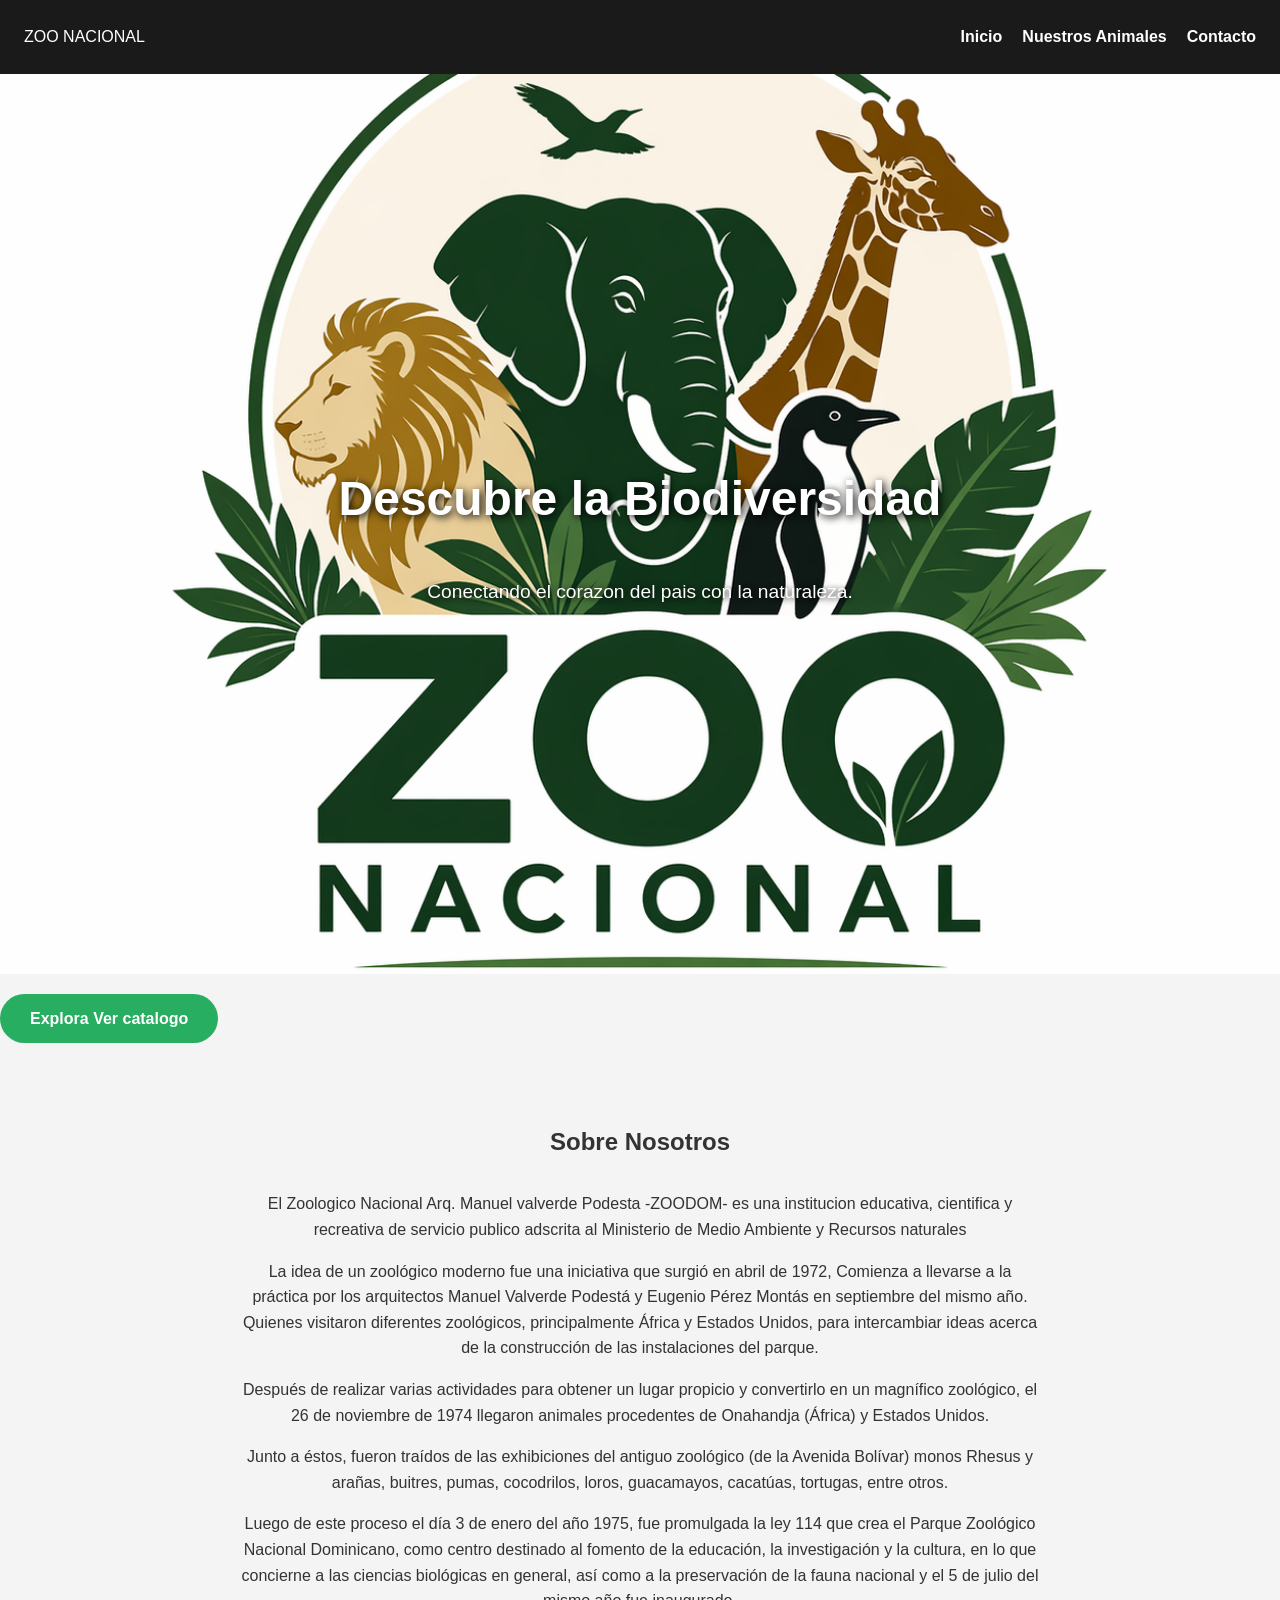
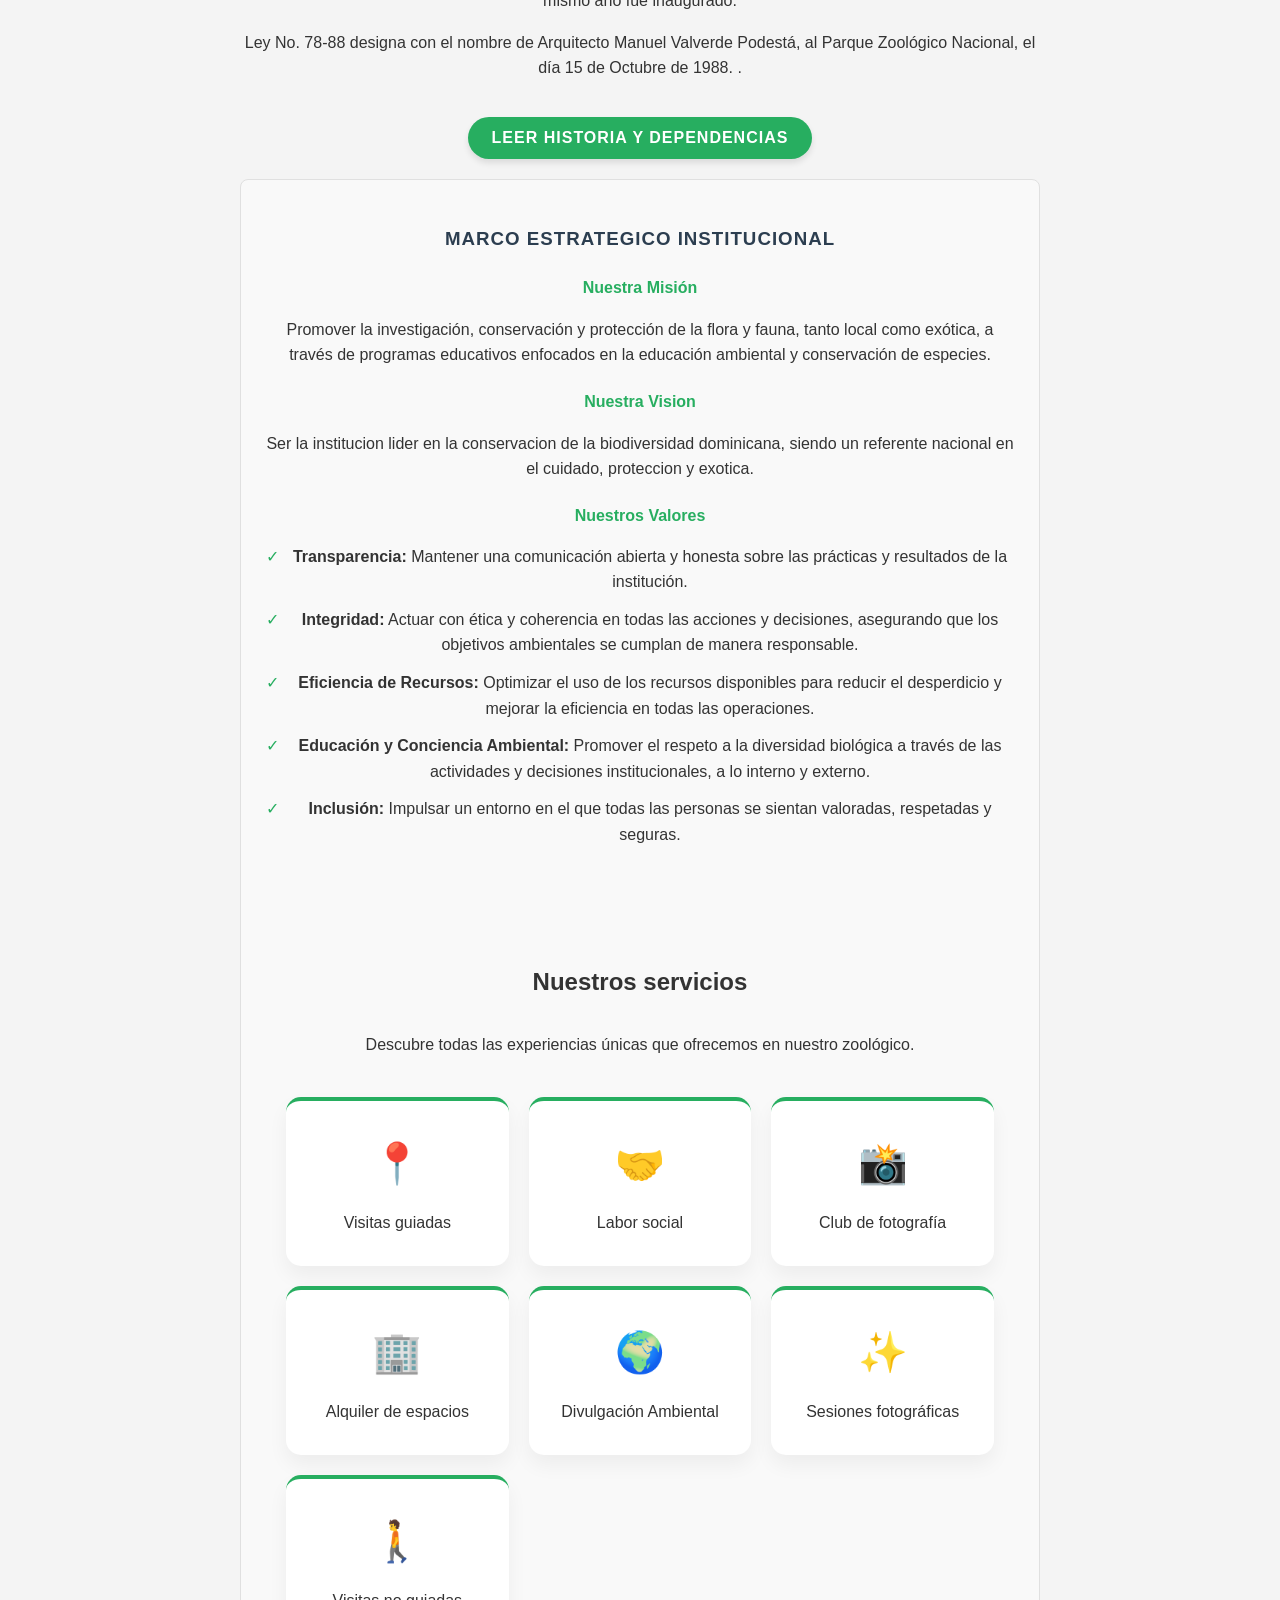
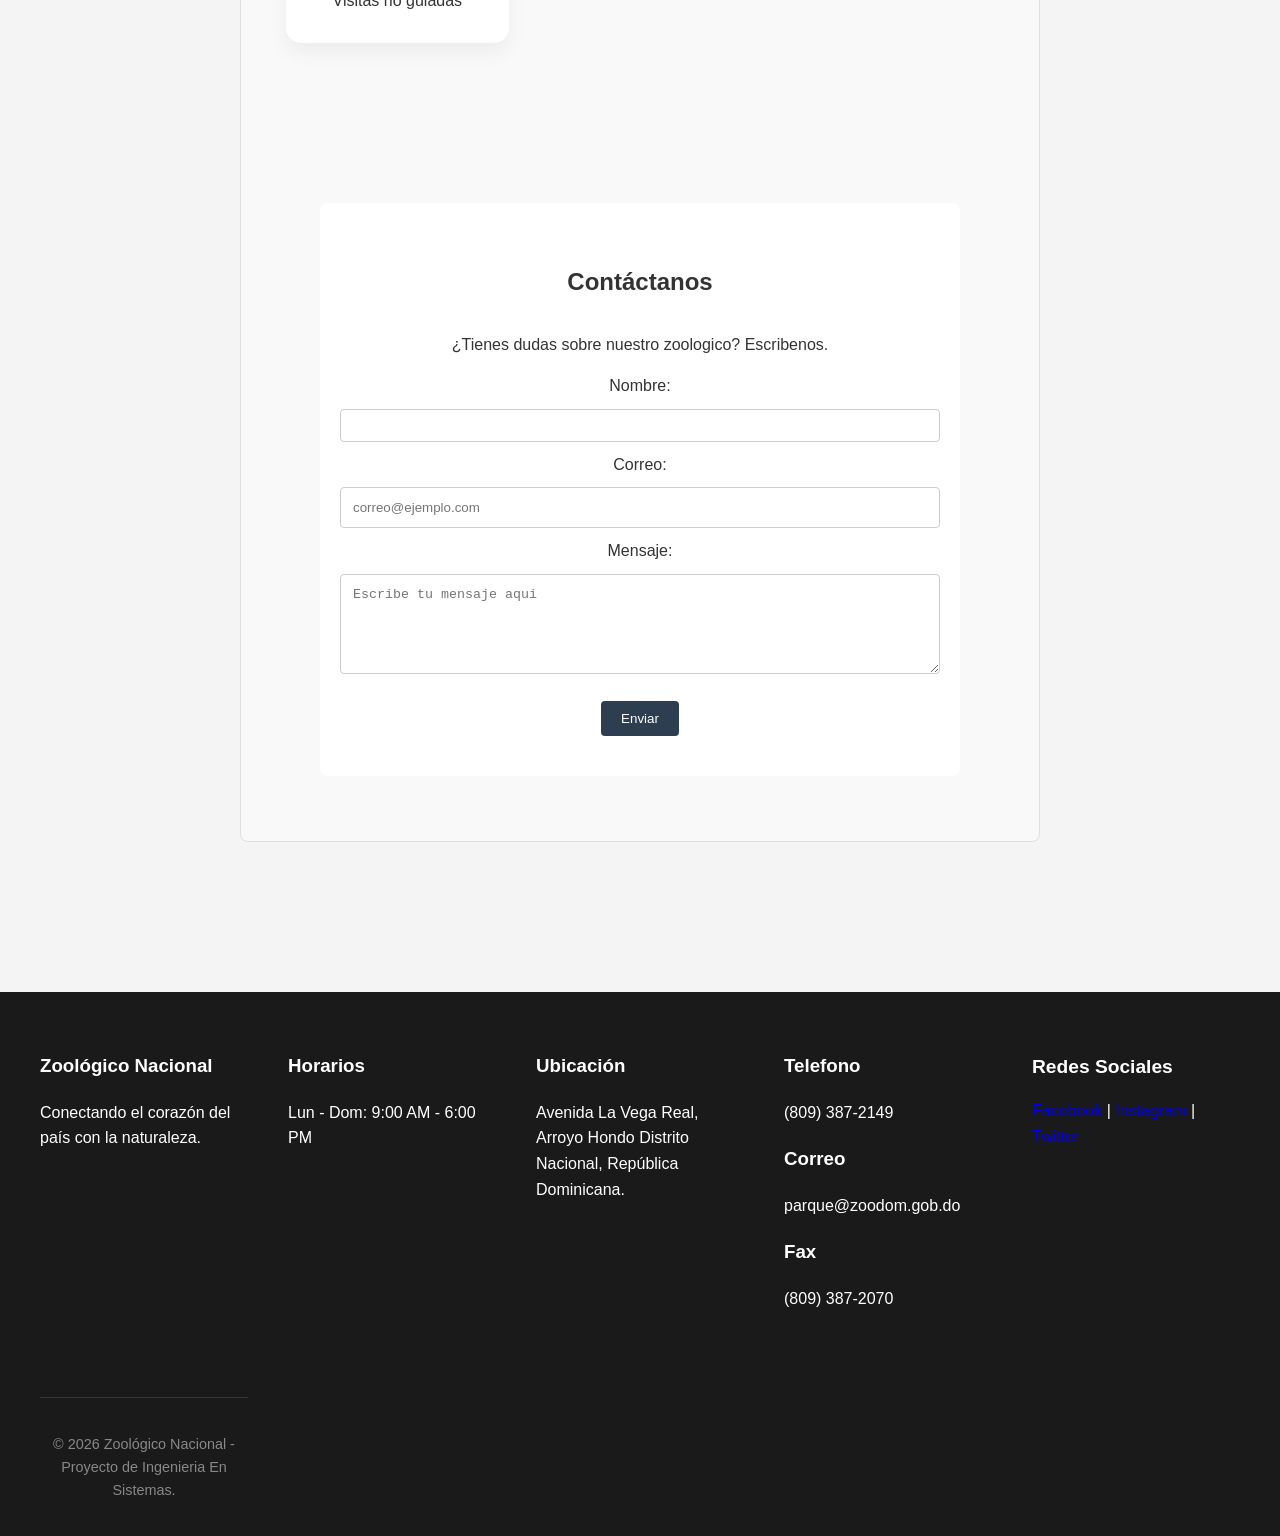
<file: index.html>
<!DOCTYPE html> 
<html lang="es"> 
<head> 
   <meta charset="UTF-8"> 
   <meta name="viewport" content="width=device-width, initial-scale=1.0"> 
   <title>Zoologico Nacional | Bienvenidos</title> 
   <link rel="stylesheet" href="estilos.css"> 
</head> 
<body> 
   <header> 
         <div class="logo">ZOO NACIONAL</div>
       <nav> 
           <ul> 
               <li><a href="index.html">Inicio</a></li> 
               <li><a href="animales.html">Nuestros Animales</a></li> 
               <li><a href="#contacto">Contacto</a></li> 
           </ul> 
       </nav> 
   </header> 
   <main> 
       <section class="hero"> 
          <div class="contenido-hero">  
           <h1>Descubre la Biodiversidad</h1> 
           <p>Conectando el corazon del pais con la naturaleza.</p> </section> 
           <a href="animales.html" class= "btn-hero" >Explora Ver catalogo</a>
         </div>   
     </section>
         <section id="sobre nosotros" class="seccion-nosotros"> 
           <h2>Sobre Nosotros</h2> 
            <p>El Zoologico Nacional Arq. Manuel valverde Podesta -ZOODOM- es una institucion educativa, cientifica y recreativa de servicio publico adscrita al Ministerio de Medio Ambiente y Recursos naturales</p>

             <p> La idea de un zoológico moderno fue una iniciativa que surgió en abril de 1972, Comienza a llevarse a la práctica por los arquitectos Manuel Valverde Podestá y Eugenio Pérez Montás en septiembre del mismo año. Quienes visitaron diferentes zoológicos, principalmente África y Estados Unidos, para intercambiar ideas acerca de la construcción de las instalaciones del parque. <p>

             <p>Después de realizar varias actividades para obtener un lugar propicio y convertirlo en un magnífico zoológico, el 26 de noviembre de 1974 llegaron animales procedentes de Onahandja (África) y Estados Unidos. <p>

             <p>Junto a éstos, fueron traídos de las exhibiciones del antiguo zoológico (de la Avenida Bolívar) monos Rhesus y arañas, buitres, pumas, cocodrilos, loros, guacamayos, cacatúas, tortugas, entre otros. <p>

             <p>Luego de este proceso el día 3 de enero del año 1975, fue promulgada la ley 114 que crea el Parque Zoológico Nacional Dominicano, como centro destinado al fomento de la educación, la investigación y la cultura, en lo que concierne a las ciencias biológicas en general, así como a la preservación de la fauna nacional y el 5 de julio del mismo año fue inaugurado. <p>

             <p>Ley No. 78-88 designa con el nombre de Arquitecto Manuel Valverde Podestá, al Parque Zoológico Nacional, el día 15 de Octubre de 1988. .</p>
    <div> 
        <div class="bloque-historia">
    <button onclick="toggleHistoria()" id="btn-historia">Leer Historia y Dependencias</button>
    
    <div id="historia-completa" style="display: none; margin-top: 20px; text-align: left; padding: 20px; background: #f9f9f9; border-radius: 8px;">
        <h3>Nuestra Historia</h3>
        <p>El Parque Zoológico Nacional de la República Dominicana (ZOODOM) surge como una necesidad educativa para el país. La idea de un zoológico moderno fue una iniciativa que surgió en abril de 1972...</p>
        <p>Después de realizar varias actividades, el 26 de noviembre de 1974 llegaron animales procedentes de Onahandja (África) y Estados Unidos, uniéndose a los que ya estaban en el antiguo zoológico de la Avenida Bolívar.</p>
        <p>El 3 de enero de 1975 fue promulgada la ley 114 que crea el Parque, inaugurándose el 5 de julio de ese mismo año. Finalmente, la Ley No. 78-88 designó el parque con el nombre de "Arquitecto Manuel Valverde Podestá" el 15 de octubre de 1988.</p>

        <h3>Dependencias</h3>
        <p>El Zoológico fue construido en 1975 bajo la ley 114, con la misión de promover la educación y la investigación en ciencias biológicas y la preservación de la fauna nacional.</p>
        <p>El ZOODOM es una dependencia del Ministerio de Medio Ambiente, cuya ley 64-00 prevé este tipo de organismo para la sostenibilidad de los recursos naturales que son, a fin de cuentas, recursos de todos los dominicanos que debemos cuidar y proteger.</p>
    </div>
</div>
    <div class="bloque-marco-estrategico"> <h3>MARCO ESTRATEGICO INSTITUCIONAL</h3>
        <div class="contenido-Mision"> 
        <h4>Nuestra Misión</h4>
            <p>  Promover la investigación, conservación y protección de la flora y fauna, tanto local como exótica, a través de programas educativos enfocados en la educación ambiental y conservación de especies. </p>
        </div>
        <section>
         <div class="contenido-Vision"> 
        <h4>Nuestra Vision</h4>
            <p>Ser la institucion lider en la conservacion de la biodiversidad dominicana, siendo un referente nacional en el cuidado, proteccion y exotica.</p>
            <h4>Nuestros Valores</h4>
        <ul class="lista-valores">
            <li><strong>Transparencia:</strong> Mantener una comunicación abierta y honesta sobre las prácticas y resultados de la institución.</li>
            <li><strong>Integridad:</strong> Actuar con ética y coherencia en todas las acciones y decisiones, asegurando que los objetivos ambientales se cumplan de manera responsable.</li>
            <li><strong>Eficiencia de Recursos:</strong> Optimizar el uso de los recursos disponibles para reducir el desperdicio y mejorar la eficiencia en todas las operaciones.</li>
            <li><strong>Educación y Conciencia Ambiental:</strong> Promover el respeto a la diversidad biológica a través de las actividades y decisiones institucionales, a lo interno y externo.</li>
            <li><strong>Inclusión:</strong> Impulsar un entorno en el que todas las personas se sientan valoradas, respetadas y seguras.</li>
        </ul>
        </div>
        <section id="servicios" class="seccion-servicios">
            <h2>Nuestros servicios</h2>
            <p class="subtitulo">Descubre todas las experiencias únicas que ofrecemos en nuestro zoológico.</p>
          <div class="contenedor-tarjetas">
        <div class="tarjeta"><span>📍</span> Visitas guiadas</div>
        <div class="tarjeta"><span>🤝</span> Labor social</div>
        <div class="tarjeta"><span>📸</span> Club de fotografía</div>
        <div class="tarjeta"><span>🏢</span> Alquiler de espacios</div>
        <div class="tarjeta"><span>🌍</span> Divulgación Ambiental</div>
        <div class="tarjeta"><span>✨</span> Sesiones fotográficas</div>
        <div class="tarjeta"><span>🚶</span> Visitas no guiadas</div>
    </div>
        </section>

 <section id="contacto" style="padding: 40px 20px; background: #fff;">
    <h2>Contáctanos</h2>
    <p>¿Tienes dudas sobre nuestro zoologico? Escribenos. </p>

    <form id="Form-contacto">
        <label for="nombre">Nombre:</label><br>
        <input type="text" id="nombre" name="nombre" required style="width: 100%; padding: 8px; margin-bottom: 10px;"><br>
        <label for="email">Correo:</label>
        <input type="email" id="email" name="email" required placeholder="correo@ejemplo.com">
        <label for="Mensaje">Mensaje:</label><br>
        <textarea id="mensaje" 
        name="mensaje"required placeholder="Escribe tu mensaje aqui"  required style="width: 100%; height: 100px;"></textarea><br>
        <button type="submit" class="btn-detalles">Enviar</button>
    </form>
</section>
 </main>  
 <footer>
    <div class="footer-content">
        <div class="footer-columna">
            <h3>Zoológico Nacional</h3>
            <p>Conectando el corazón del país con la naturaleza.</p>
        </div>
        <div class="footer-columna">
            <h3>Horarios</h3>
            <p>Lun - Dom: 9:00 AM - 6:00 PM</p>
        </div>
        <div class="footer-columna">
            <h3>Ubicación</h3>
            <p>Avenida La Vega Real, Arroyo Hondo Distrito Nacional, República Dominicana.</p>
        </div>
        <div class="footer-columna">
            <h3>Telefono</h3>
            <p>(809) 387-2149</p>
            <h3>Correo</h3>
            <p>parque@zoodom.gob.do</p>
            <h3>Fax</h3>
            <p>(809) 387-2070</p>
        </div>
<div class="footer-section"> 
            <h3>Redes Sociales</h3>
            <p><a href="https://www.facebook.com/zoodom" target="_blank">Facebook</a> | <a href="https://www.instagram.com/zoodom" target="_blank">Instagram</a> | <a href="https://twitter.com/zoodom" target="_blank">Twitter</a></p>
</div>
       
    <div class="footer-bottom">
        <p>&copy; 2026 Zoológico Nacional - Proyecto de Ingenieria En Sistemas.</p>
    </div>
 </footer>
 <script src="scripts.js"></script>
 <script>
    function toggleHistoria() {
        var historia = document.getElementById("historia-completa");
        var boton = document.getElementById("btn-historia");
        
        if (historia.style.display === "none") {
            historia.style.display = "block";
            boton.innerText = "Ocultar Historia";
        } else {
            historia.style.display = "none";
            boton.innerText = "Leer Historia Completa";
        }
    }
</script>
</body> 
</html>
</file>
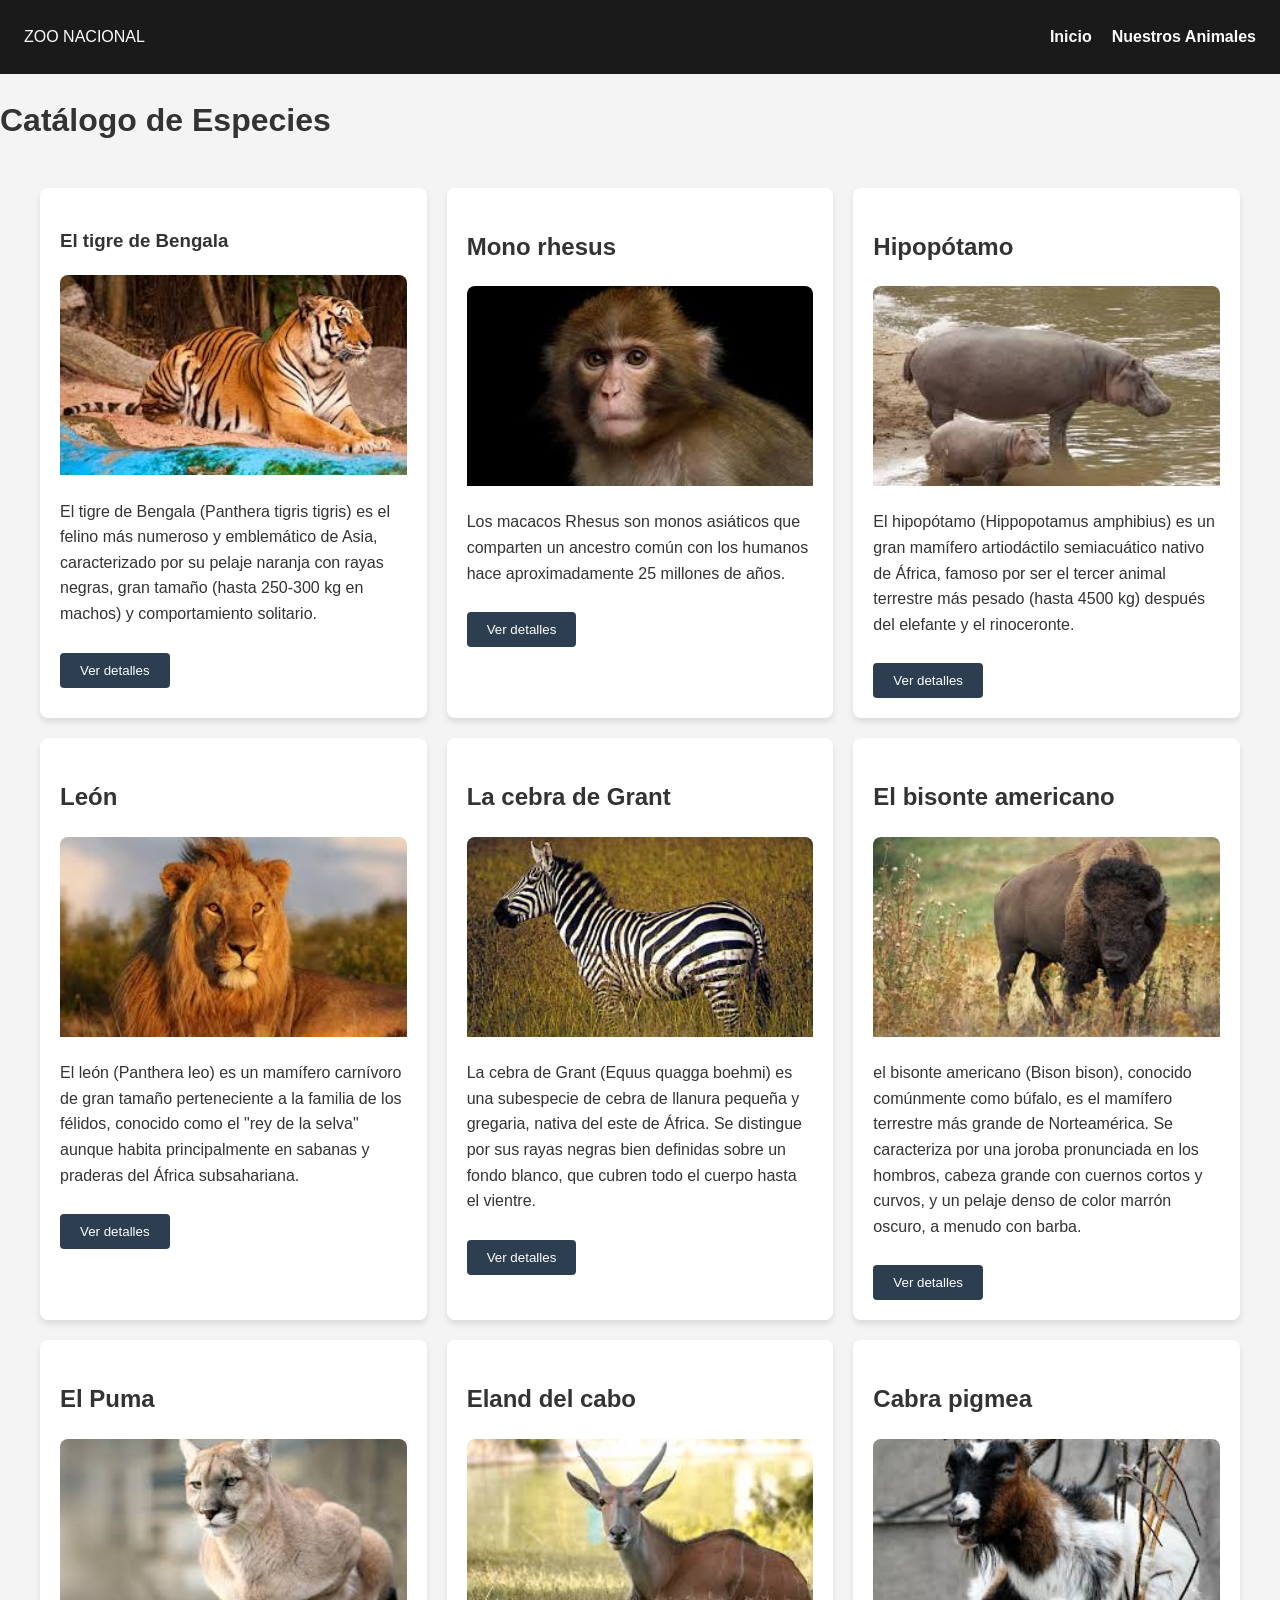
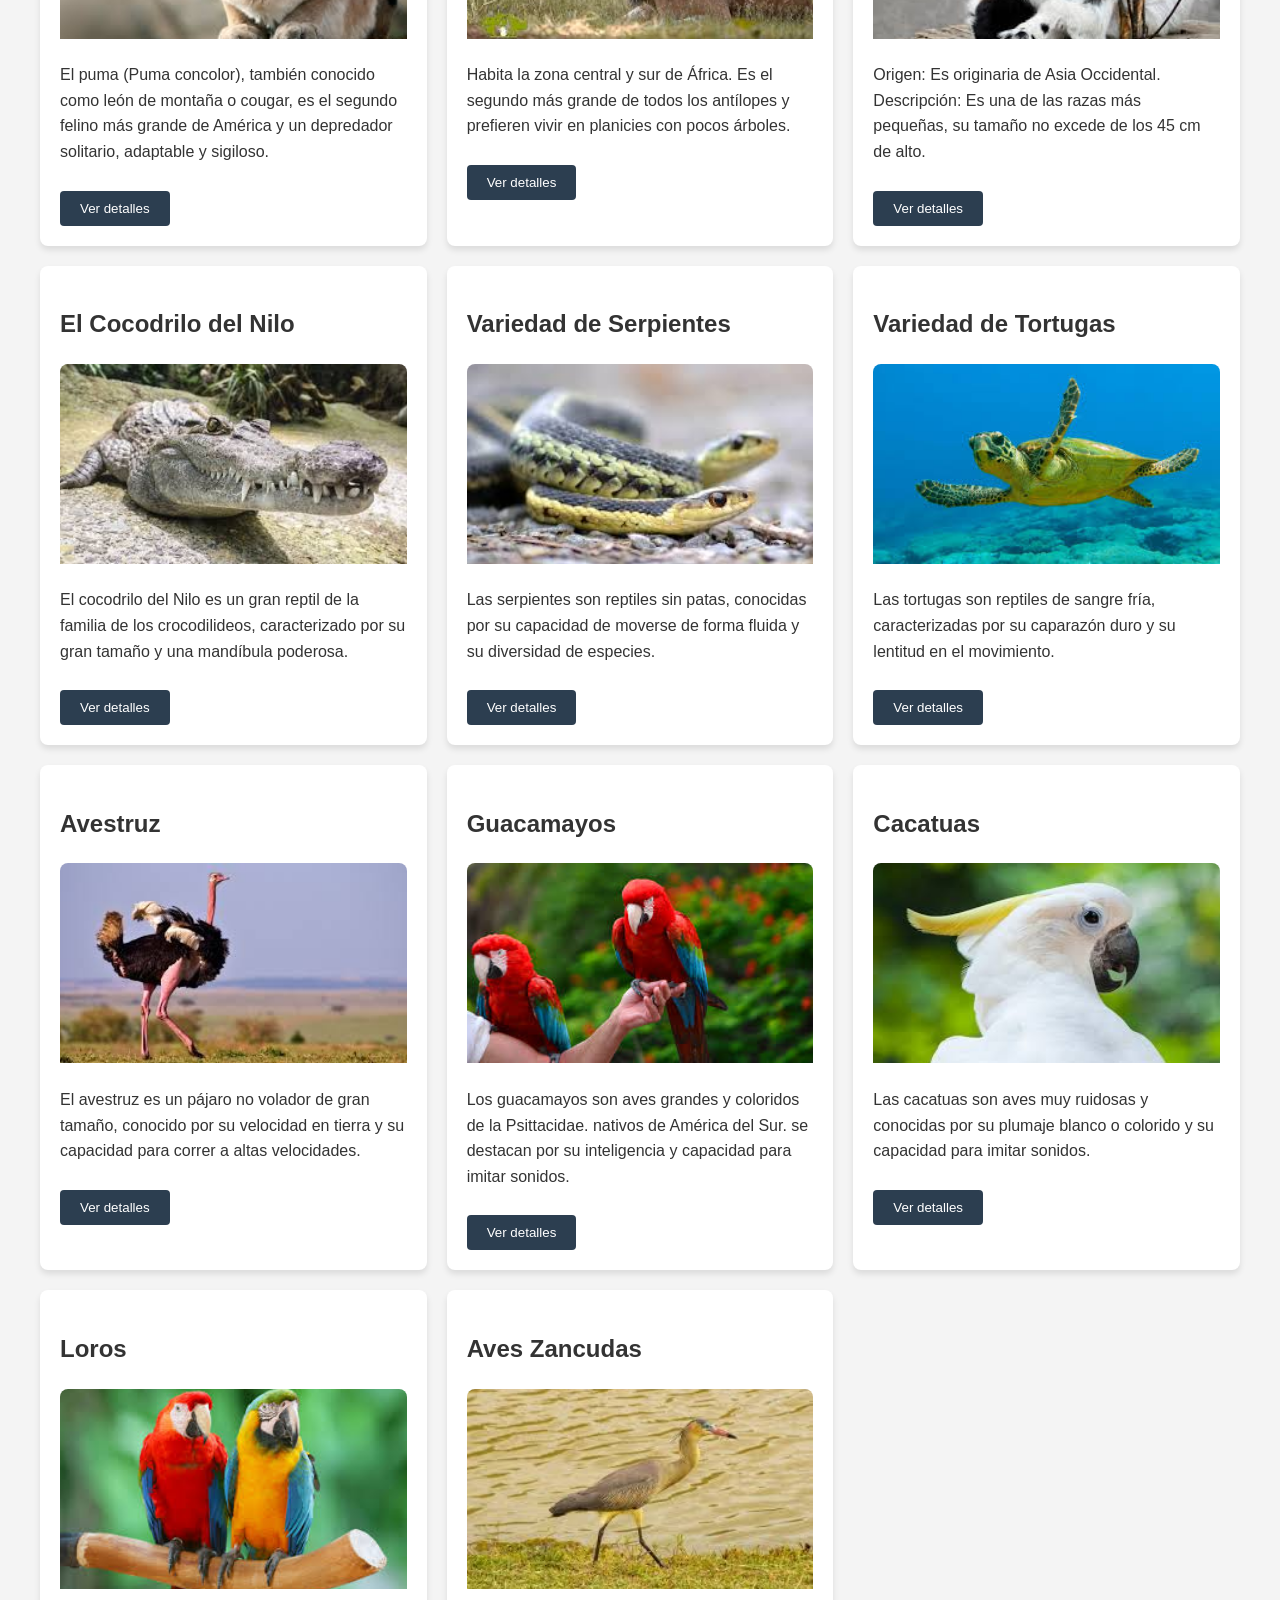
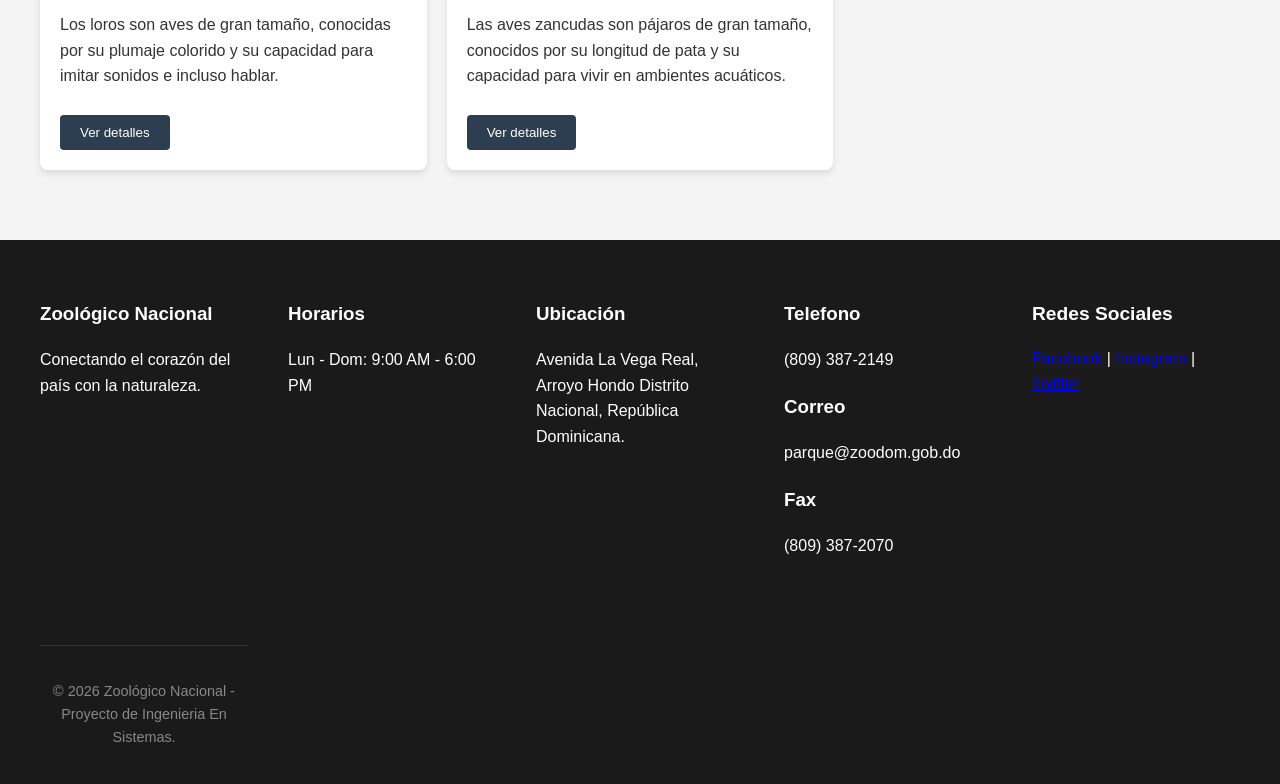
<file: animales.html>
<!DOCTYPE html>
<html lang="es">
<head>
    <meta charset="UTF-8">
     <meta name="viewport" content="width=device-width, initial-scale=1.0"> 
    <title>Nuestros Animales | Zoológico Nacional</title>
    <link rel="stylesheet" href="estilos.css">
</head>
<body>
    <header>
        <div class="logo">ZOO NACIONAL</div>
        <nav>
            <ul>
                <li><a href="index.html">Inicio</a></li>
                <li><a href="animales.html">Nuestros Animales</a></li>
            </ul>
        </nav>
    </header>

    <main>
        <h1>Catálogo de Especies</h1>
        <div class="contenedor-animales">  
            <article class="ficha">
    <h3>El tigre de Bengala</h3>            
    <img src="img/tigrebengala.jpg" alt="El tigre de Bengala">
    <p>El tigre de Bengala (Panthera tigris tigris) es el felino más numeroso y emblemático de
Asia, caracterizado por su pelaje naranja con rayas negras, gran tamaño (hasta 250-300
kg en machos) y comportamiento solitario.</p>
    <button class="btn-detalles" onclick="alert('Más información próximamente')">Ver detalles</button>
            </article>
              <article class="ficha">
                <h2>Mono rhesus</h2>
                <img src="img/monorhesus.jpg" alt="Mono rhesus">
                <p>Los macacos Rhesus son monos asiáticos que comparten un ancestro común con los humanos hace aproximadamente 25 millones de años.</p>
                 <button class="btn-detalles" onclick="alert('Más información próximamente')">Ver detalles</button>
            </article>
            <article class="ficha">
                <h2>Hipopótamo</h2>
                <img src="img/hipopotamo.jpg" alt="Hipopótamo">
                <p>El hipopótamo (Hippopotamus amphibius) es un gran mamífero artiodáctilo semiacuático nativo de África, famoso por ser el tercer animal terrestre más pesado (hasta 4500 kg) después del elefante y el rinoceronte.</p>
                 <button class="btn-detalles" onclick="alert('Más información próximamente')">Ver detalles</button>
            </article>
            <article class="ficha">
                <h2>León</h2>
                <img src="img/leon.jpg" alt="León">
                <p>El león (Panthera leo) es un mamífero carnívoro de gran tamaño perteneciente a la familia de los félidos, conocido como el "rey de la selva" aunque habita principalmente en sabanas y praderas del África subsahariana.</p>
                 <button class="btn-detalles" onclick="alert('Más información próximamente')">Ver detalles</button>
            </article>
            <article class="ficha">
                <h2>La cebra de Grant</h2>
                <img src="img/cebra.jpg" alt="Cebra de Grant">
                <p>La cebra de Grant (Equus quagga boehmi) es una subespecie de cebra de llanura pequeña y gregaria, nativa del este de África. Se distingue por sus rayas negras bien definidas sobre un fondo blanco, que cubren todo el cuerpo hasta el vientre.</p>
                 <button class="btn-detalles" onclick="alert('Más información próximamente')">Ver detalles</button>
            </article>
            <article class="ficha">
                <h2>El bisonte americano</h2>
                <img src="img/bisonte.jpg" alt="Bisonte americano">
                <p>el bisonte americano (Bison bison), conocido comúnmente como búfalo, es el mamífero terrestre más grande de Norteamérica. Se caracteriza por una joroba pronunciada en los hombros, cabeza grande con cuernos cortos y curvos, y un pelaje denso de color marrón oscuro, a menudo con barba.</p>
                 <button class="btn-detalles" onclick="alert('Más información próximamente')">Ver detalles</button>
            </article>
            <article class="ficha">
                <h2>El Puma</h2>
                <img src="img/puma.jpg" alt="Puma">
                <p>El puma (Puma concolor), también conocido como león de montaña o cougar, es el segundo felino más grande de América y un depredador solitario, adaptable y sigiloso.</p>
                 <button class="btn-detalles" onclick="alert('Más información próximamente')">Ver detalles</button>
            </article>
            <article class="ficha">
                <h2>Eland del cabo</h2>
                <img src="img/eland.jpg" alt="Eland del cabo">
                <p>Habita la zona central y sur de África. Es el segundo más grande de todos los antílopes y prefieren vivir en planicies con pocos árboles.</p>
                 <button class="btn-detalles" onclick="alert('Más información próximamente')">Ver detalles</button>
            </article>
            <article class="ficha">
                <h2>Cabra pigmea</h2>
                <img src="img/cabra.jpg" alt="Cabra pigmea">
                <p>Origen: Es originaria de Asia Occidental. Descripción: Es una de las razas más pequeñas, su tamaño no excede de los 45 cm de alto.</p>
                 <button class="btn-detalles" onclick="alert('Más información próximamente')">Ver detalles</button>
            </article>
            <article class="ficha">
                <h2>El Cocodrilo del Nilo</h2>
                <img src="img/cocodrilo.jpg" alt="Cocodrilo del Nilo">
                <p>El cocodrilo del Nilo es un gran reptil de la familia de los crocodilideos, caracterizado por su gran tamaño y una mandíbula poderosa.</p>
                 <button class="btn-detalles" onclick="alert('Más información próximamente')">Ver detalles</button>
            </article>
            <article class="ficha">
                <h2>Variedad de Serpientes</h2>
                <img src="img/serpientes.jpg" alt="Serpiente">
                <p>Las serpientes son reptiles sin patas, conocidas por su capacidad de moverse de forma fluida y su diversidad de especies.</p>
                 <button class="btn-detalles" onclick="alert('Más información próximamente')">Ver detalles</button>
            </article>
            <article class="ficha">
                <h2>Variedad de Tortugas</h2>
                <img src="img/tortugas.jpg" alt="Tortuga">
                <p>Las tortugas son reptiles de sangre fría, caracterizadas por su caparazón duro y su lentitud en el movimiento.</p>
                 <button class="btn-detalles" onclick="alert('Más información próximamente')">Ver detalles</button>
            </article>
            <article class="ficha">
                <h2>Avestruz</h2>
                <img src="img/avestruz.jpg" alt="Avestruz">
                <p>El avestruz es un pájaro no volador de gran tamaño, conocido por su velocidad en tierra y su capacidad para correr a altas velocidades.</p>
                 <button class="btn-detalles" onclick="alert('Más información próximamente')">Ver detalles</button>
            </article>
            <article class="ficha">
                <h2>Guacamayos</h2>
                <img src="img/guacamayo.jpg" alt="Guacamayo">
                <p>Los guacamayos son aves grandes y coloridos de la Psittacidae. nativos de América del Sur. se destacan por su inteligencia y capacidad para imitar sonidos.</p>
                 <button class="btn-detalles" onclick="alert('Más información próximamente')">Ver detalles</button>
            </article>
            <article class="ficha">
                <h2>Cacatuas</h2>
                <img src="img/cacatua.jpg" alt="Cacatua">
                <p>Las cacatuas son aves muy ruidosas y conocidas por su plumaje blanco o colorido y su capacidad para imitar sonidos.</p>
                 <button class="btn-detalles" onclick="alert('Más información próximamente')">Ver detalles</button>
            </article>
            <article class="ficha">
                <h2>Loros</h2>
                <img src="img/loros.jpg" alt="Loro">
                <p>Los loros son aves de gran tamaño, conocidas por su plumaje colorido y su capacidad para imitar sonidos e incluso hablar.</p>
                 <button class="btn-detalles" onclick="alert('Más información próximamente')">Ver detalles</button>
            </article>
            <article class="ficha">
                <h2>Aves Zancudas</h2>
                <img src="img/zanducas.jpg" alt="Zancuda">
                <p>Las aves zancudas son pájaros de gran tamaño, conocidos por su longitud de pata y su capacidad para vivir en ambientes acuáticos.</p>
                 <button class="btn-detalles" onclick="alert('Más información próximamente')">Ver detalles</button>
            </article>
        </div>
    </main>
    <footer>
    <div class="footer-content">
        <div class="footer-columna">
            <h3>Zoológico Nacional</h3>
            <p>Conectando el corazón del país con la naturaleza.</p>
        </div>
        <div class="footer-columna">
            <h3>Horarios</h3>
            <p>Lun - Dom: 9:00 AM - 6:00 PM</p>
        </div>
        <div class="footer-columna">
            <h3>Ubicación</h3>
            <p>Avenida La Vega Real, Arroyo Hondo Distrito Nacional, República Dominicana.</p>
        </div>
        <div class="footer-columna">
            <h3>Telefono</h3>
            <p>(809) 387-2149</p>
            <h3>Correo</h3>
            <p>parque@zoodom.gob.do</p>
            <h3>Fax</h3>
            <p>(809) 387-2070</p>
        </div>
<div class="footer-section"> 
            <h3>Redes Sociales</h3>
            <p><a href="https://www.facebook.com/zoodom" target="_blank">Facebook</a> | <a href="https://www.instagram.com/zoodom" target="_blank">Instagram</a> | <a href="https://twitter.com/zoodom" target="_blank">Twitter</a></p>
</div>
       
    <div class="footer-bottom">
        <p>&copy; 2026 Zoológico Nacional - Proyecto de Ingenieria En Sistemas.</p>
    </div>
 </footer>
</body>
</html>
</file>
<file: estilos.css>
/* Configuraci�n b�sica para un look limpio */ 
html, body {
    height: 100%;
    margin: 0;
    padding: 0;
    box-sizing: border-box;
}
body { 
    font-family: 'Segoe UI', Tahoma, Verdana, Geneva, Tahoma, sans-serif, Verdana, sans-serif;
    margin: 0;
    padding: 0;
    line-height: 1.6;
    color: #333;

    display: flex;
    flex-direction: column;
    min-height: 100vh;
    background-color: #f4f4f4;
}
nav ul { 
    list-style: none; 
    margin: 0; 
    padding: 0; 
    display: flex; 
    } 

nav ul li { 
    margin-left: 20px; 
} 

nav a { 
    color: white; 
    text-decoration: none; 
    font-weight: bold; 
} 

.hero { 
    height: 100vh;
    display: flex;
    justify-content: center;
    align-items: center;
    text-align: center; 
    background: linear-gradient(
        rgba(0, 0, 0, 0.6), 
        rgba(0, 0, 0, 0.6) 
        );
 background-image: url(img/portada.png);
background-size:cover;
background-position:center;
color:white;
}
.contenido-hero {
    display: flex;
    flex-direction: column;
    align-items: center;
    gap: 10px;
    padding: 20px;
}
.imagen-hero {
    width: 110px;
    height: auto;
    margin-bottom: 10px;

    background: white;
    padding: 10px;
    border-radius: 50%;
    box-shadow: 0 4px 6px rgba(0,0,0,2.1);
}   
.contenido-hero h1 {
    font-size: 3rem;
    font-weight: bold;
    text-shadow: 2px 2px 8px rgba(0,0,0,50.7);
}
.contenido-hero p {
    font-size: 1.2rem;
        text-shadow: 1px 1px 6px rgba(0,0,0,50.7);
}
.btn-hero {
    margin-top: 20px;
    padding: 14px 35px ;
    background-color: #27ae60;
    color: white;
    text-decoration: none;
    border-radius: 30px;
    text-decoration: none;
    transition: 0.3s;
}
.btn-hero:hover {
    transform: scale(1.05);
    background-color: #2ecc71;
}
/* Estilos Globales */
body {
    font-family: 'Segoe UI', Tahoma, Geneva, Verdana, sans-serif;
    line-height: 1.6;
    margin: 0;
    background-color: #f4f4f4; /* Un tono gris muy suave */
}

/* Header Minimalista */
header {
    background-color: #1a1a1a; /* Negro mate elegante */
    color: white;
    padding: 1.5rem;
    display: flex;
    justify-content: space-between;
    position: sticky;
    top: 0;
}

nav ul { display: flex; list-style: none; }
nav ul li { margin-left: 20px; }
nav a { color: white; text-decoration: none; font-weight: bold; }

/* Contenedor de Animales (La clave para tu avance) */
.contenedor-animales {
    display: grid;
    grid-template-columns: repeat(auto-fit, minmax(300px, 1fr));
    gap: 20px;
    padding: 20px;
    max-width: 1200px;
    margin: auto;
}

/* Estilo de "Tarjeta" para cada animal */
.ficha {
    background: white;
    padding: 20px;
    border-radius: 8px;
    box-shadow: 0 4px 6px rgba(0,0,0,0.1);
    transition: transform 0.3s;
}

.ficha:hover {
    transform: translateY(-10px); /* Efecto al pasar el mouse */
}

.ficha img {
    max-width: 100%;
    height: auto;
    border-radius: 4px;
}
.btn-detalles {
    background-color: #2c3e50;
    color: white;
    border: none;
    padding: 10px 20px;
    border-radius: 4px;
    cursor: pointer;
    margin-top: 10px;
}

.btn-detalles:hover {
    background-color: #34495e;
}
/* Mejora para las tarjetas */
.ficha img {
    width: 100%;
    height: 200px; /* Esto hace que todas las fotos tengan el mismo alto */
    object-fit: cover; /* Esto evita que la imagen se deforme */
    border-radius: 8px 8px 0 0;
}
#contacto {
    max-width: 600px;
    margin: 40px auto;
    padding: 20px;
    background: #ffffff;
    border-radius: 8px;
}

input, textarea {
    width: 100%;
    padding: 12px;
    margin: 10px 0;
    border: 1px solid #ccc;
    border-radius: 4px;
    box-sizing: border-box; /* Esto evita que el padding rompa el diseño */
}

input:focus, textarea:focus {
    border-color: #2c3e50;
    outline: none;
}
.seccion-contacto {
    max-width: 500px; /* Un poco más estrecho para que se vea elegante */
    margin: 50px auto; /* Centrado en la página */
    padding: 30px;
    background: #ffffff;
    border: 1px solid #e0e0e0;
    border-radius: 12px; /* Bordes suaves */
    min-height: 400px;
    margin-bottom: 50px;
}

.seccion-contacto h2 {
    text-align: center;
    color: #1a1a1a;
}
footer {
    background-color: #1a1a1a;
    color: #ffffff;
    padding: 40px 20px 20px;
    margin-top: 50px;
}

.footer-content {
    display: grid;
    grid-template-columns: repeat(auto-fit, minmax(200px, 1fr));
    gap: 40px;
    max-width: 1200px;
    margin: 0 auto;
}

.footer-section h3 {
    margin-bottom: 15px;
    font-size: 1.2rem;
}

.footer-bottom {
    text-align: center;
    margin-top: 30px;
    font-size: 0.9rem;
    color: #888;
    border-top: 1px solid #333;
    padding-top: 20px;
}
/* Contenedor del grid */
.grid-animales {
    display: grid;
    /* Esto crea columnas que se ajustan automáticamente al tamaño de la pantalla */
    grid-template-columns: repeat(auto-fit, minmax(250px, 1fr));
    gap: 20px;
    padding: 20px;
    max-width: 1200px;
    margin: 0 auto;
}

/* Estilo de cada tarjeta */
.tarjeta-animal {
    border: 1px solid #ddd;
    border-radius: 10px;
    padding: 15px;
    text-align: center;
    background: #fff;
    transition: transform 0.3s ease; /* Efecto suave al mover el mouse */
}

/* El efecto "Hover" (cuando pasas el mouse por encima) */
.tarjeta-animal:hover {
    transform: translateY(-10px); /* La tarjeta salta un poquito hacia arriba */
    box-shadow: 0 10px 20px rgba(0,0,0,0.1);
}

/* Estilos para pantallas pequeñas (menos de 768px) */
@media (max-width: 768px) {
    header {
        flex-direction: column; /* Apila el logo y el menú verticalmente */
        text-align: center;
    }

    nav ul {
        margin-top: 15px;
        justify-content: center;
    }

    .grid-animales {
        grid-template-columns: 1fr; /* Una sola columna para los animales */
    }
}

.contenido-hero h1 {
    font-size: 3rem;
    margin-bottom: 10px;
}

.btn-hero {
    display: inline-block;
    margin-top: 20px;
    padding: 12px 30px;
    background-color: #27ae60; /* Un verde zoológico muy profesional */
    color: white;
    text-decoration: none;
    border-radius: 25px;
    font-weight: bold;
    transition: transform 0.3s;
}

.btn-hero:hover {
    transform: scale(1.05); /* El botón crece un poquito al pasar el mouse */
}
.seccion-nosotros {
    padding: 60px 20px;
    max-width: 800px; /* Esto hace que el texto no sea demasiado largo y se lea fácil */
    margin: 0 auto;  /* Centra la sección en la pantalla */
    text-align: center;
}

.seccion-nosotros h2 {
    margin-bottom: 30px;
    color: #333;
}

.contenedor-mision, .contenedor-vision {
    margin-bottom: 30px;
}

.seccion-nosotros h3 {
    color: #27ae60; /* El verde profesional del sitio */
    margin-bottom: 10px;
}
#btn-hidtoria {
    background-color: #27ae60;
    color: white;
    border: none;
    padding: 10px 20px;
    border-radius: 5px;
    cursor: pointer;
    margin-top: 15px;
    transition: background 0.3s;
}
#btn-historia:hover {
    background-color: #219150;
}
.bloque-marco-estrategico {
    margin-bottom: 40px;
    border: 1px solid #e0e0e0;
    background-color: #f9f9f9;
    padding: 25px;
    border-radius: 8px;
}
    .bloque-marco-estrategico h3 {
        text-transform: uppercase;
        color: #2c3e50;
        margin-bottom: 20px;
        letter-spacing: 1px;
    }
       .bloque-marco-estrategico h4 {
            color: #27ae60;
            margin-bottom: 15px;
        }
        .lista-valores {
            list-style: none;
            padding: 0;
            margin-top: 15px;
        }
        .lista-valores li {
            margin-bottom: 12px;
            padding-left: 20px;
            position: relative;
            line-height: 1.6;
        }
        .lista-valores li::before {
            content: '✓'; /* Un check para cada valor */
            position: absolute;
            left: 0;
            color: #27ae60; /* El mismo verde profesional */
        }   
#btn-historia {
    background-color: #27ae60;
    color: white;
    border: none;
    padding: 12px 24px;
    font-size: 16px;
    font-weight: 600;
    border-radius: 25px;
    cursor: pointer;
    transition: all 0.3s ease;
    box-shadow: 0 4px 6px rgba(0,0,0,0.1);
    text-transform: uppercase;
    letter-spacing: 1px;
    margin: 20px 0;
    display: inline-block;
}
#btn-historia:hover {
    background-color: #2ecc71;
    transform: translateY(-2px);
    box-shadow: 0 6px 12px rgba(0,0,0,0.15);
}
#btn-historia:active {
    transform: translateY(1px);
    box-shadow: 0 2px 4px rgba(0,0,0,0.1);
}
.seccion-servicios {
    padding: 80px 20px;
    background-color: #f9f9f9; /* Un fondo gris muy suave resalta las tarjetas blancas */
}

.contenedor-tarjetas {
    display: grid;
    grid-template-columns: repeat(auto-fit, minmax(220px, 1fr));
    gap: 20px;
    max-width: 1000px;
    margin: 40px auto;
}

.tarjeta {
    background: white;
    padding: 30px 20px;
    border-radius: 15px;
    text-align: center;
    box-shadow: 0 10px 20px rgba(0,0,0,0.05); /* Sombra suave */
    transition: 0.3s;
    border-top: 4px solid #27ae60; /* Un toque de color arriba de cada tarjeta */
}

.tarjeta span {
    display: block;
    font-size: 40px;
    margin-bottom: 15px;
}

.tarjeta:hover {
    transform: translateY(-10px); /* Efecto de levitación */
    box-shadow: 0 15px 30px rgba(0,0,0,0.1);
}
</file>
